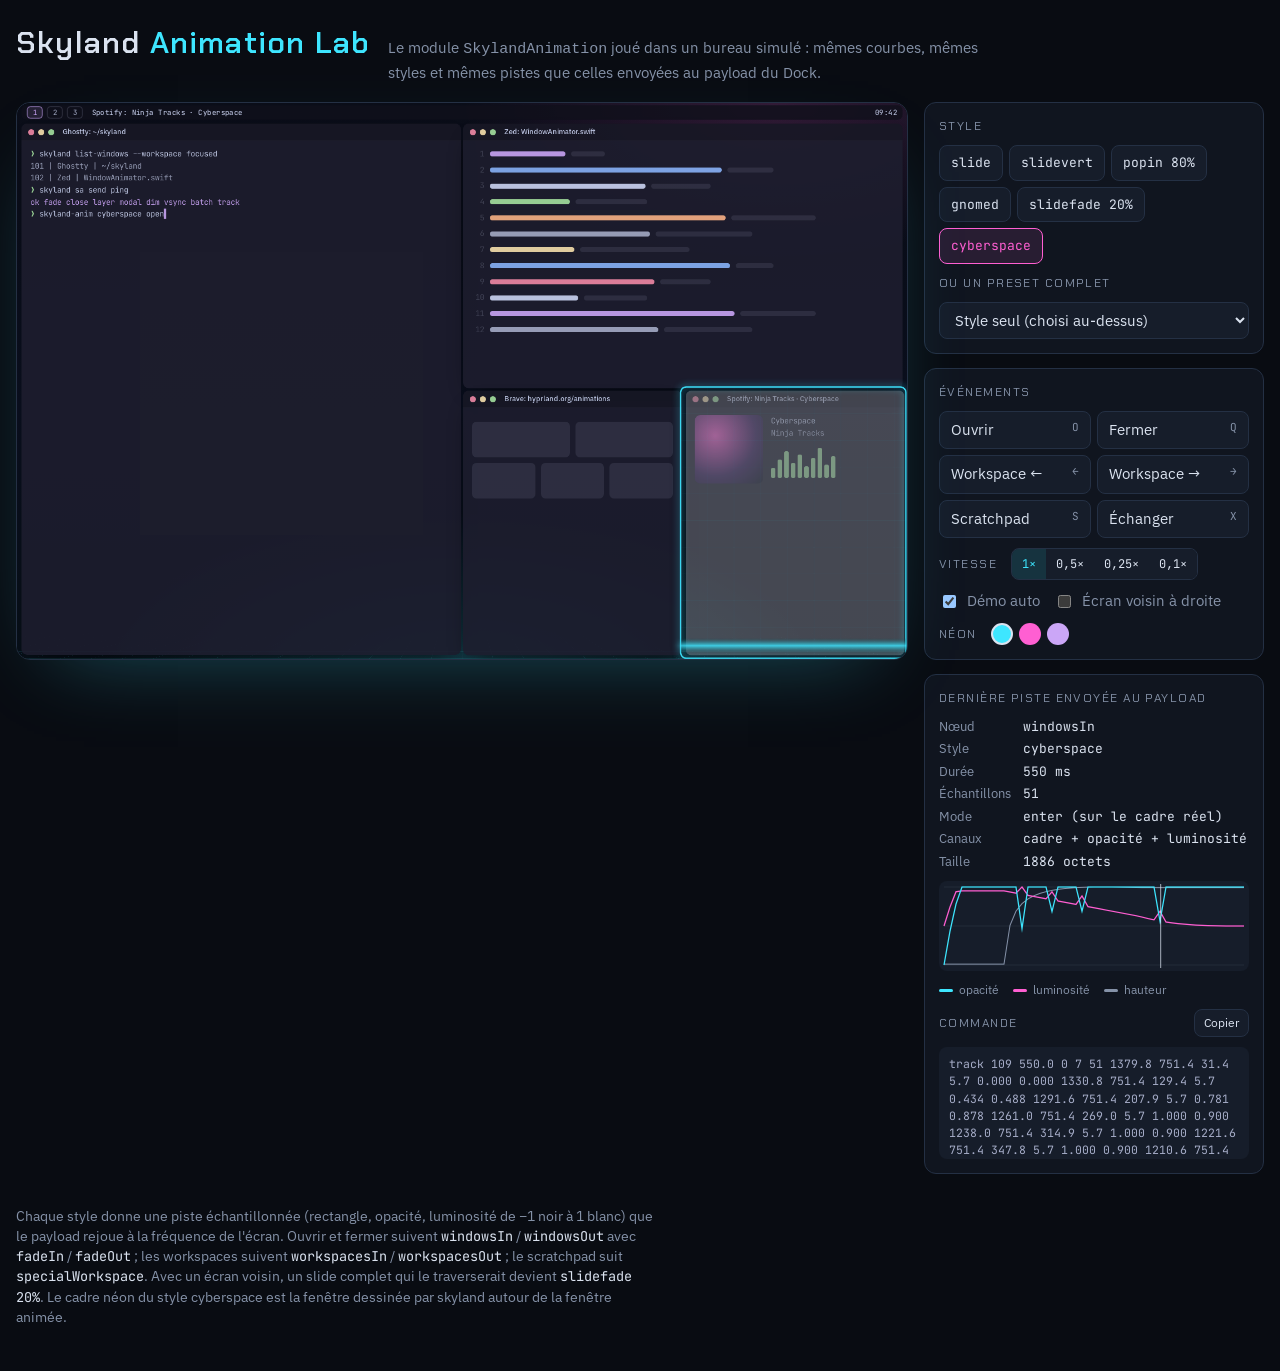
<file: tools/animation-lab/index.html>
<!doctype html>
<!-- skyland Animation Lab: a simulated skyland desktop playing the SkylandAnimation styles.
     The <core> part of the script is a JS port of Sources/SkylandAnimation (same numbers):
     keep the two in sync. Open this file in a browser. -->
<html lang="fr">
<head>
<meta charset="utf-8">
<meta name="viewport" content="width=device-width, initial-scale=1, viewport-fit=cover">
<style>body { margin: 0; } [hidden] { display: none !important; }</style>
<title>Skyland Animation Lab</title>
<meta name="claude:viewport-fit-sides" content="cover">
<link rel="preconnect" href="https://fonts.googleapis.com">
<link rel="preconnect" href="https://fonts.gstatic.com" crossorigin>
<link rel="stylesheet" href="https://fonts.googleapis.com/css2?family=Chakra+Petch:wght@500;600&family=IBM+Plex+Sans:wght@400;500;600&family=JetBrains+Mono:wght@400;500&display=swap">
<style>
/* Layout: a simulated skyland desktop (the subject) beside a compact control deck; stacks on phones.
   One deliberate dark world: a night desktop, the window colors of skyland's default theme (Catppuccin Mocha). */
:root {
  color-scheme: dark;
  --bg: #090c12;
  --panel: #10151f;
  --panel-2: #161d2a;
  --line: #243044;
  --fg: #dbe3f0;
  --muted: #8592a8;
  --neon: #3ee6ff;
  --hot: #ff5fd2;
  --ok: #7ee2a8;
  /* mock windows: Catppuccin Mocha */
  --win-base: #1e1e2e;
  --win-mantle: #181825;
  --win-surface: #313244;
  --win-overlay: #45475a;
  --win-text: #cdd6f4;
  --win-sub: #a6adc8;
  --win-mauve: #cba6f7;
  --win-blue: #89b4fa;
  --win-green: #a6e3a1;
  --win-peach: #fab387;
  --win-red: #f38ba8;
  --win-yellow: #f9e2af;
  --font-display: "Chakra Petch", "Eurostile", "Bank Gothic", system-ui, sans-serif;
  --font-body: "IBM Plex Sans", system-ui, -apple-system, "Segoe UI", sans-serif;
  --font-mono: "JetBrains Mono", ui-monospace, "SF Mono", Menlo, monospace;
}
html, body { background: var(--bg); color: var(--fg); }
body {
  font-family: var(--font-body);
  font-size: 15px;
  line-height: 1.5;
  padding-left: max(16px, env(safe-area-inset-left, 0px));
  padding-right: max(16px, env(safe-area-inset-right, 0px));
  padding-block: 20px 32px;
}
.wrap { max-width: 1320px; margin: 0 auto; display: grid; gap: 18px; }
header { display: flex; flex-wrap: wrap; align-items: baseline; gap: 6px 18px; }
h1 {
  font-family: var(--font-display);
  font-weight: 600;
  font-size: clamp(22px, 3vw, 30px);
  letter-spacing: 0.04em;
  margin: 0;
  text-wrap: balance;
}
h1 span { color: var(--neon); }
header p { margin: 0; color: var(--muted); max-width: 70ch; }
.layout { display: grid; grid-template-columns: minmax(0, 1fr) 340px; gap: 18px; align-items: start; }
@media (max-width: 980px) { .layout { grid-template-columns: minmax(0, 1fr); } }

/* the screen */
.screen {
  position: relative;
  width: 100%;
  max-width: 100%;
  aspect-ratio: 16 / 10;
  border-radius: 14px;
  overflow: hidden;
  border: 1px solid var(--line);
  background: #05070c;
  box-shadow: 0 30px 80px -40px rgba(62, 230, 255, 0.35);
}
.stage { position: absolute; left: 0; top: 0; width: 1600px; height: 1000px; transform-origin: 0 0; }
.wallpaper {
  position: absolute; inset: 0;
  background:
    radial-gradient(ellipse 60% 45% at 50% 105%, rgba(62, 230, 255, 0.22), transparent 70%),
    radial-gradient(ellipse 50% 40% at 85% 0%, rgba(255, 95, 210, 0.16), transparent 70%),
    linear-gradient(180deg, #0a0d18 0%, #0b1020 55%, #071019 100%);
}
.grid {
  position: absolute; left: -40%; right: -40%; bottom: -8%; height: 55%;
  background-image:
    linear-gradient(rgba(62, 230, 255, 0.28) 1px, transparent 1px),
    linear-gradient(90deg, rgba(62, 230, 255, 0.28) 1px, transparent 1px);
  background-size: 80px 60px;
  transform: perspective(500px) rotateX(62deg);
  transform-origin: 50% 100%;
  mask-image: linear-gradient(180deg, transparent, #000 60%);
  -webkit-mask-image: linear-gradient(180deg, transparent, #000 60%);
  opacity: 0.55;
}
.neighbour {
  position: absolute; top: 0; right: 0; bottom: 0; width: 10px;
  background: repeating-linear-gradient(180deg, rgba(255, 95, 210, 0.55) 0 14px, transparent 14px 28px);
}
.bar {
  position: absolute; left: 8px; right: 8px; top: 4px; height: 26px;
  display: flex; align-items: center; gap: 8px;
  padding: 0 10px;
  border-radius: 9px;
  background: rgba(17, 17, 27, 0.82);
  font-family: var(--font-mono); font-size: 13px; color: var(--win-sub);
  z-index: 3;
}
.bar .ws { width: 26px; height: 20px; display: grid; place-items: center; border-radius: 6px; border: 1px solid var(--win-overlay); }
.bar .ws.on { color: var(--win-mauve); border-color: var(--win-mauve); background: rgba(203, 166, 247, 0.12); }
.bar .title { margin-left: 8px; color: var(--win-text); white-space: nowrap; overflow: hidden; text-overflow: ellipsis; }
.bar .clock { margin-left: auto; color: var(--win-text); }

.win {
  position: absolute;
  transform-origin: 0 0;
  border-radius: 10px;
  overflow: hidden;
  background: var(--win-base);
  box-shadow: 0 18px 40px -18px rgba(0, 0, 0, 0.8);
  will-change: transform, opacity;
}
.win.focused { box-shadow: 0 0 0 2px var(--win-mauve), 0 18px 40px -18px rgba(0, 0, 0, 0.8); }
.win .tb {
  height: 30px; display: flex; align-items: center; gap: 7px; padding: 0 12px;
  background: var(--win-mantle);
  font-family: var(--font-body); font-size: 13px; color: var(--win-sub);
}
.win .dot { width: 11px; height: 11px; border-radius: 50%; background: var(--win-overlay); }
.win .dot:nth-child(1) { background: #f38ba8; } .win .dot:nth-child(2) { background: #f9e2af; } .win .dot:nth-child(3) { background: #a6e3a1; }
.win .tb b { margin-left: 8px; font-weight: 500; color: var(--win-text); white-space: nowrap; overflow: hidden; text-overflow: ellipsis; }
.win .body { position: absolute; inset: 30px 0 0 0; padding: 14px 16px; font-family: var(--font-mono); font-size: 14px; line-height: 1.55; color: var(--win-text); overflow: hidden; }
.win .glow { position: absolute; inset: 0; pointer-events: none; opacity: 0; }
.term .p { color: var(--win-green); } .term .c { color: var(--win-mauve); } .term .d { color: var(--win-sub); }
.code .ln { display: flex; gap: 10px; margin-bottom: 7px; align-items: center; }
.code .n { width: 22px; color: var(--win-overlay); text-align: right; }
.code i { display: inline-block; height: 9px; border-radius: 5px; }
.web .hero { height: 34%; border-radius: 8px; background: linear-gradient(135deg, #1f2a44, #3b2a54); margin-bottom: 12px; }
.web .row { display: flex; gap: 10px; margin-bottom: 10px; }
.web .card { flex: 1; height: 64px; border-radius: 8px; background: var(--win-surface); }
.music { display: flex; gap: 14px; align-items: flex-start; }
.music .art { width: 34%; aspect-ratio: 1; border-radius: 10px; background: radial-gradient(circle at 30% 30%, #ff5fd2, #3a1f5c 60%, #0b1020); flex: none; }
.music .bars { display: flex; align-items: flex-end; gap: 4px; height: 60px; margin-top: 10px; }
.music .bars span { width: 8px; border-radius: 3px; background: var(--win-green); }
.chat .msg { display: flex; gap: 10px; margin-bottom: 12px; }
.chat .av { width: 30px; height: 30px; border-radius: 50%; flex: none; }
.chat .tx { flex: 1; } .chat .tx i { display: block; height: 9px; border-radius: 5px; background: var(--win-surface); margin-top: 7px; }
canvas.fx { position: absolute; left: 0; top: 0; width: 1600px; height: 1000px; pointer-events: none; z-index: 2; }

/* control deck */
.deck { display: grid; gap: 14px; min-width: 0; }
.box { background: var(--panel); border: 1px solid var(--line); border-radius: 12px; padding: 14px; display: grid; gap: 10px; min-width: 0; }
.label { font-family: var(--font-display); font-size: 12px; letter-spacing: 0.12em; text-transform: uppercase; color: var(--muted); }
.chips { display: flex; flex-wrap: wrap; gap: 6px; }
button, select {
  font: inherit; color: var(--fg);
  background: var(--panel-2); border: 1px solid var(--line); border-radius: 8px;
  padding: 7px 11px; cursor: pointer;
}
button:hover { border-color: #3a4a66; }
button:focus-visible, select:focus-visible, input:focus-visible { outline: 2px solid var(--neon); outline-offset: 2px; }
.chip { font-family: var(--font-mono); font-size: 13px; }
.chip[aria-pressed="true"] { border-color: var(--neon); color: var(--neon); background: rgba(62, 230, 255, 0.08); }
.chip.cyber[aria-pressed="true"] { border-color: var(--hot); color: var(--hot); background: rgba(255, 95, 210, 0.1); }
.events { display: grid; grid-template-columns: 1fr 1fr; gap: 6px; }
.events button { text-align: left; }
.events kbd { float: right; font-family: var(--font-mono); font-size: 11px; color: var(--muted); }
.row2 { display: flex; flex-wrap: wrap; gap: 8px 14px; align-items: center; }
select { width: 100%; }
.seg { display: inline-flex; border: 1px solid var(--line); border-radius: 8px; overflow: hidden; }
.seg button { border: 0; border-radius: 0; padding: 6px 10px; font-family: var(--font-mono); font-size: 12px; }
.seg button[aria-pressed="true"] { background: rgba(62, 230, 255, 0.14); color: var(--neon); }
label.check { display: inline-flex; gap: 8px; align-items: center; color: var(--muted); cursor: pointer; }
.swatches { display: inline-flex; gap: 6px; }
.swatch { width: 22px; height: 22px; border-radius: 50%; padding: 0; border: 2px solid transparent; }
.swatch[aria-pressed="true"] { border-color: var(--fg); }
.hint { color: var(--muted); font-size: 13px; margin: 0; }
.track dl { margin: 0; display: grid; grid-template-columns: auto minmax(0, 1fr); gap: 3px 12px; font-size: 13px; }
.track dt { color: var(--muted); }
.track dd { margin: 0; font-family: var(--font-mono); font-variant-numeric: tabular-nums; overflow-wrap: anywhere; }
.chart { width: 100%; height: 90px; display: block; background: var(--panel-2); border-radius: 8px; }
.legend { display: flex; gap: 14px; font-size: 12px; color: var(--muted); }
.legend i { display: inline-block; width: 14px; height: 3px; border-radius: 2px; vertical-align: middle; margin-right: 6px; }
.cmd { font-family: var(--font-mono); font-size: 11.5px; color: var(--win-sub); background: var(--panel-2); border-radius: 8px; padding: 8px 10px; white-space: pre-wrap; overflow-wrap: anywhere; max-height: 96px; overflow: auto; margin: 0; }
.cmdrow { display: flex; justify-content: space-between; align-items: center; gap: 8px; }
.cmdrow button { padding: 4px 9px; font-size: 12px; }
.notes { color: var(--muted); font-size: 13.5px; max-width: 80ch; }
.notes code { font-family: var(--font-mono); color: var(--fg); }
@media (prefers-reduced-motion: reduce) { .screen { box-shadow: none; } }
</style>
</head>
<body>
<div class="wrap">
  <header>
    <h1>Skyland <span>Animation Lab</span></h1>
    <p>Le module <code>SkylandAnimation</code> joué dans un bureau simulé : mêmes courbes, mêmes styles et mêmes pistes que celles envoyées au payload du Dock.</p>
  </header>

  <div class="layout">
    <div class="screen" id="screen" aria-label="Bureau skyland simulé">
      <div class="stage" id="stage">
        <div class="wallpaper"><div class="grid"></div></div>
        <div class="neighbour" id="neighbour" hidden></div>
        <div class="bar" aria-hidden="true">
          <span class="ws on" data-ws="0">1</span><span class="ws" data-ws="1">2</span><span class="ws" data-ws="2">3</span>
          <span class="title" id="bar-title">Ghostty: ~/skyland</span>
          <span class="clock" id="clock">09:42</span>
        </div>
        <div id="windows"></div>
        <canvas class="fx" id="fx" width="1600" height="1000"></canvas>
      </div>
    </div>

    <div class="deck">
      <div class="box">
        <div class="label">Style</div>
        <div class="chips" id="styles" role="group" aria-label="Style d'animation">
          <button class="chip" id="style-slide" data-style="slide" aria-pressed="false">slide</button>
          <button class="chip" id="style-slidevert" data-style="slidevert" aria-pressed="false">slidevert</button>
          <button class="chip" id="style-popin" data-style="popin 80%" aria-pressed="false">popin 80%</button>
          <button class="chip" id="style-gnomed" data-style="gnomed" aria-pressed="false">gnomed</button>
          <button class="chip" id="style-slidefade" data-style="slidefade 20%" aria-pressed="false">slidefade 20%</button>
          <button class="chip cyber" id="style-cyberspace" data-style="cyberspace" aria-pressed="true">cyberspace</button>
        </div>
        <label class="label" for="preset">Ou un preset complet</label>
        <select id="preset">
          <option value="">Style seul (choisi au-dessus)</option>
          <option value="hyprland">hyprland : config par défaut de Hyprland</option>
          <option value="slide">slide : tout glisse</option>
          <option value="gnome">gnome : gnomed + slidefade 20%</option>
          <option value="vertical">vertical : le look actuel de skyland</option>
          <option value="cyberspace">cyberspace : rez / derez</option>
        </select>
      </div>

      <div class="box">
        <div class="label">Événements</div>
        <div class="events">
          <button id="ev-open">Ouvrir <kbd>O</kbd></button>
          <button id="ev-close">Fermer <kbd>Q</kbd></button>
          <button id="ev-prev">Workspace ← <kbd>←</kbd></button>
          <button id="ev-next">Workspace → <kbd>→</kbd></button>
          <button id="ev-scratch">Scratchpad <kbd>S</kbd></button>
          <button id="ev-swap">Échanger <kbd>X</kbd></button>
        </div>
        <div class="row2">
          <span class="label">Vitesse</span>
          <span class="seg" role="group" aria-label="Vitesse">
            <button id="speed-1" data-speed="1" aria-pressed="true">1×</button>
            <button id="speed-05" data-speed="0.5" aria-pressed="false">0,5×</button>
            <button id="speed-025" data-speed="0.25" aria-pressed="false">0,25×</button>
            <button id="speed-01" data-speed="0.1" aria-pressed="false">0,1×</button>
          </span>
        </div>
        <div class="row2">
          <label class="check"><input type="checkbox" id="autoplay" checked> Démo auto</label>
          <label class="check"><input type="checkbox" id="neighbour-toggle"> Écran voisin à droite</label>
        </div>
        <div class="row2">
          <span class="label">Néon</span>
          <span class="swatches" role="group" aria-label="Couleur du néon cyberspace">
            <button class="swatch" id="neon-cyan" data-color="#3ee6ff" style="background:#3ee6ff" aria-pressed="true" aria-label="cyan"></button>
            <button class="swatch" id="neon-pink" data-color="#ff5fd2" style="background:#ff5fd2" aria-pressed="false" aria-label="magenta"></button>
            <button class="swatch" id="neon-mauve" data-color="#cba6f7" style="background:#cba6f7" aria-pressed="false" aria-label="mauve"></button>
          </span>
        </div>
      </div>

      <div class="box track">
        <div class="label">Dernière piste envoyée au payload</div>
        <dl id="track-info"></dl>
        <canvas class="chart" id="chart" width="620" height="180" aria-label="Opacité et luminosité au fil de la piste"></canvas>
        <div class="legend"><span><i style="background:var(--neon)"></i>opacité</span><span><i style="background:var(--hot)"></i>luminosité</span><span><i style="background:var(--muted)"></i>hauteur</span></div>
        <div class="cmdrow"><span class="label">Commande</span><button id="copy">Copier</button></div>
        <pre class="cmd" id="cmd"></pre>
      </div>
    </div>
  </div>

  <p class="notes">Chaque style donne une piste échantillonnée (rectangle, opacité, luminosité de −1 noir à 1 blanc) que le payload rejoue à la fréquence de l'écran. Ouvrir et fermer suivent <code>windowsIn</code> / <code>windowsOut</code> avec <code>fadeIn</code> / <code>fadeOut</code> ; les workspaces suivent <code>workspacesIn</code> / <code>workspacesOut</code> ; le scratchpad suit <code>specialWorkspace</code>. Avec un écran voisin, un slide complet qui le traverserait devient <code>slidefade 20%</code>. Le cadre néon du style cyberspace est la fenêtre dessinée par skyland autour de la fenêtre animée.</p>
</div>

<script>
"use strict";
// <core> Port of Sources/SkylandAnimation (Swift): same curves, styles, glitches and tracks.
const mix = (a, b, t) => a * (1 - t) + b * t;
const clamp = (v, lo, hi) => Math.min(hi, Math.max(lo, v));
const R = (x, y, w, h) => ({ x, y, w, h });
const midX = (r) => r.x + r.w / 2, midY = (r) => r.y + r.h / 2, maxX = (r) => r.x + r.w, maxY = (r) => r.y + r.h;
const rectEq = (a, b) => a.x === b.x && a.y === b.y && a.w === b.w && a.h === b.h;
const lerpRect = (a, b, t) => R(mix(a.x, b.x, t), mix(a.y, b.y, t), mix(a.w, b.w, t), mix(a.h, b.h, t));
const scaled = (r, fx, fy) => { const w = r.w * fx, h = r.h * fy; return R(midX(r) - w / 2, midY(r) - h / 2, w, h); };
const atLeast = (r, m) => {
  if (r.w >= m && r.h >= m) return r;
  const w = Math.max(m, r.w), h = Math.max(m, r.h);
  return R(midX(r) - w / 2, midY(r) - h / 2, w, h);
};
const offset = (r, dx, dy) => R(r.x + dx, r.y + dy, r.w, r.h);

function bezierEase(c, x) {
  const axis = (t, a, b) => ((1 - 3 * b + 3 * a) * t + (3 * b - 6 * a)) * t * t + 3 * a * t;
  const slope = (t, a, b) => 3 * (1 - 3 * b + 3 * a) * t * t + 2 * (3 * b - 6 * a) * t + 3 * a;
  if (x <= 0) return 0;
  if (x >= 1) return 1;
  let t = x;
  for (let i = 0; i < 8; i++) {
    const err = axis(t, c.x1, c.x2) - x, s = slope(t, c.x1, c.x2);
    if (Math.abs(err) < 1e-7 || Math.abs(s) < 1e-7) break;
    t -= err / s;
  }
  if (t < 0 || t > 1 || Math.abs(axis(t, c.x1, c.x2) - x) > 1e-5) {
    let lo = 0, hi = 1;
    t = x;
    for (let i = 0; i < 40; i++) {
      if (axis(t, c.x1, c.x2) < x) lo = t; else hi = t;
      t = (lo + hi) / 2;
    }
  }
  return axis(t, c.y1, c.y2);
}
const curve = (x1, y1, x2, y2) => ({ x1, y1, x2, y2 });
const LINEAR = curve(0, 0, 1, 1), HYPR_DEFAULT = curve(0, 0.75, 0.15, 1);

const PARENT = {
  global: null, windows: "global", layers: "global", fade: "global", border: "global", borderangle: "global",
  workspaces: "global", zoomFactor: "global", monitorAdded: "global",
  windowsIn: "windows", windowsOut: "windows", windowsMove: "windows", layersIn: "layers", layersOut: "layers",
  fadeIn: "fade", fadeOut: "fade", fadeSwitch: "fade", fadeShadow: "fade", fadeDim: "fade", fadeLayers: "fade",
  fadePopups: "fade", fadeDpms: "fade", fadeLayersIn: "fadeLayers", fadeLayersOut: "fadeLayers",
  fadePopupsIn: "fadePopups", fadePopupsOut: "fadePopups",
  workspacesIn: "workspaces", workspacesOut: "workspaces", specialWorkspace: "workspaces",
  specialWorkspaceIn: "specialWorkspace", specialWorkspaceOut: "specialWorkspace",
};
const STYLED = new Set(["windows", "windowsIn", "windowsOut", "windowsMove", "layers", "layersIn", "layersOut",
  "workspaces", "workspacesIn", "workspacesOut", "specialWorkspace", "specialWorkspaceIn", "specialWorkspaceOut"]);

function parseStyle(text) {
  const words = text.split(/[ \t]+/).filter(Boolean);
  if (!words.length) return null;
  const [name, ...rest] = words;
  const pct = (dflt) => {
    if (!rest.length) return dflt;
    if (rest.length !== 1 || !rest[0].endsWith("%")) return null;
    const n = Number(rest[0].slice(0, -1));
    return rest[0].length > 1 && Number.isFinite(n) && n >= 0 && n <= 100 ? n : null;
  };
  switch (name) {
    case "slide":
      if (!rest.length) return { kind: "slide", edge: null };
      return rest.length === 1 && ["top", "bottom", "left", "right"].includes(rest[0]) ? { kind: "slide", edge: rest[0] } : null;
    case "popin": { const p = pct(80); return p === null ? null : { kind: "popin", percent: p }; }
    case "slidefade": { const p = pct(20); return p === null ? null : { kind: "slidefade", percent: p, vertical: false }; }
    case "slidefadevert": { const p = pct(20); return p === null ? null : { kind: "slidefade", percent: p, vertical: true }; }
    case "slidevert": case "gnomed": case "fade": case "cyberspace": case "once": case "loop":
      return rest.length ? null : { kind: name };
    default: return null;
  }
}
function styleName(s) {
  if (!s) return "(défaut)";
  switch (s.kind) {
    case "slide": return s.edge ? "slide " + s.edge : "slide";
    case "popin": return "popin " + s.percent + "%";
    case "slidefade": return (s.vertical ? "slidefadevert " : "slidefade ") + s.percent + "%";
    default: return s.kind;
  }
}

function parseSettings(bezierLines, animationLines) {
  const settings = { enabled: true, curves: { default: HYPR_DEFAULT, linear: LINEAR }, entries: {} };
  const diagnostics = [];
  const fields = (line) => line.split("#")[0].split(",").map((f) => f.trim());
  for (const line of bezierLines) {
    const f = fields(line);
    const v = f.slice(1).map(Number);
    if (f.length !== 5 || !f[0] || v.some((n) => !Number.isFinite(n)) || v[0] < 0 || v[0] > 1 || v[2] < 0 || v[2] > 1) {
      diagnostics.push("bezier: " + line);
      continue;
    }
    settings.curves[f[0]] = curve(v[0], v[1], v[2], v[3]);
  }
  for (const line of animationLines) {
    const f = fields(line);
    const node = f[0];
    if (!(node in PARENT) || f.length < 2 || !["0", "1"].includes(f[1])) { diagnostics.push("animation: " + line); continue; }
    const entry = { enabled: f[1] === "1", speed: 8, curve: "default", style: null };
    if (!(f.length === 2 && !entry.enabled)) {
      const speed = Number(f[2]);
      if ((f.length !== 4 && f.length !== 5) || !(speed > 0) || !settings.curves[f[3]]) { diagnostics.push("animation: " + line); continue; }
      entry.speed = speed;
      entry.curve = f[3];
      if (f.length === 5 && f[4]) {
        const style = parseStyle(f[4]);
        const ok = style && (node === "borderangle" ? ["once", "loop"].includes(style.kind) : STYLED.has(node) && !["once", "loop"].includes(style.kind));
        if (!ok) { diagnostics.push("animation: " + line); continue; }
        entry.style = style;
      }
    }
    settings.entries[node] = entry;
  }
  return { settings, diagnostics };
}
function resolve(settings, node) {
  for (let n = node; n; n = PARENT[n]) {
    const e = settings.entries[n];
    if (e) return { enabled: settings.enabled && e.enabled, durationMs: e.speed * 100, curve: settings.curves[e.curve] || HYPR_DEFAULT, style: e.style };
  }
  return { enabled: settings.enabled, durationMs: 800, curve: HYPR_DEFAULT, style: null };
}

const NODE = { open: "windowsIn", close: "windowsOut", move: "windowsMove", workspaceIn: "workspacesIn", workspaceOut: "workspacesOut", specialIn: "specialWorkspaceIn", specialOut: "specialWorkspaceOut" };
const isLeaving = (e) => e.type === "close" || e.type === "workspaceOut" || e.type === "specialOut";
const isSwitch = (e) => ["workspaceIn", "workspaceOut", "specialIn", "specialOut"].includes(e.type);
const modeOf = (e) => (e.type === "close" ? 2 : e.type === "workspaceOut" || e.type === "specialOut" ? 1 : 0);
const sampleCount = (ms, rate) => Math.min(240, Math.max(2, Math.ceil(ms / 1000 * rate) + 1));
const defaultStyle = (e) => (["open", "close", "move"].includes(e.type) ? { kind: "popin", percent: 80 }
  : e.type === "workspaceIn" || e.type === "workspaceOut" ? { kind: "slide", edge: null } : { kind: "slidevert" });
const towardSign = (e, c) => (e.type === "workspaceOut" || e.type === "close" ? -c.direction : c.direction);
function crossedEdge(e, vertical, c) {
  const toward = towardSign(e, c);
  return vertical ? (toward > 0 ? "bottom" : "top") : (toward > 0 ? "right" : "left");
}
function effectiveStyle(e, style, c) {
  const chosen = style || defaultStyle(e);
  if (!isSwitch(e)) return chosen;
  let vertical, percent;
  if (chosen.kind === "slide" && !chosen.edge) { vertical = false; percent = 100; }
  else if (chosen.kind === "slidevert") { vertical = true; percent = 100; }
  else if (chosen.kind === "slidefade") { vertical = chosen.vertical; percent = chosen.percent; }
  else return chosen;
  if (!(percent > 20) || !c.neighbourEdges.has(crossedEdge(e, vertical, c))) return chosen;
  return { kind: "slidefade", percent: 20, vertical };
}
function closestEdge(r, m, avoid, edges) {
  const d = (edge) => edge === "left" ? midX(r) - m.x : edge === "right" ? maxX(m) - midX(r) : edge === "top" ? midY(r) - m.y : maxY(m) - midY(r);
  const sorted = edges.map((edge, i) => ({ edge, i })).sort((a, b) => d(a.edge) === d(b.edge) ? a.i - b.i : d(a.edge) - d(b.edge)).map((x) => x.edge);
  return sorted.find((edge) => !avoid.has(edge)) || sorted[0];
}
function beyond(edge, r, m) {
  switch (edge) {
    case "left": return R(m.x - r.w, r.y, r.w, r.h);
    case "right": return R(maxX(m), r.y, r.w, r.h);
    case "top": return R(r.x, m.y - r.h, r.w, r.h);
    default: return R(r.x, maxY(m), r.w, r.h);
  }
}
function outsideRect(style, e, c) {
  const r = c.rect, m = c.monitor, toward = towardSign(e, c);
  switch (style.kind) {
    case "popin": return [atLeast(scaled(r, style.percent / 100, style.percent / 100), 1), false];
    case "gnomed": return [R(r.x, midY(r) - 0.5, r.w, 1), false];
    case "fade": case "cyberspace": case "once": case "loop": return [r, false];
    case "slidefade": {
      const dist = toward * style.percent / 100 * (style.vertical ? m.h : m.w);
      return [style.vertical ? offset(r, 0, dist) : offset(r, dist, 0), false];
    }
    case "slidevert":
      if (isSwitch(e)) return [offset(r, 0, toward * m.h), false];
      { const edge = closestEdge(r, m, c.neighbourEdges, ["top", "bottom"]); return [beyond(edge, r, m), c.neighbourEdges.has(edge)]; }
    case "slide":
      if (!style.edge && isSwitch(e)) return [offset(r, toward * m.w, 0), false];
      { const edge = style.edge || closestEdge(r, m, c.neighbourEdges, ["top", "bottom", "left", "right"]); return [beyond(edge, r, m), c.neighbourEdges.has(edge)]; }
  }
  return [r, false];
}
const fadesItself = (s) => s.kind === "fade" || s.kind === "slidefade";
const timing = (spec) => ({ ms: Math.max(1, spec.durationMs), curve: spec.curve });

function sampled(windowId, mode, channels, motion, fade, rate, state) {
  const duration = Math.max(motion ? motion.ms : 0, fade ? fade.ms : 0, 1);
  const count = sampleCount(duration, rate);
  const samples = [];
  for (let i = 0; i < count; i++) {
    const t = duration * i / (count - 1);
    samples.push(state(motion ? bezierEase(motion.curve, t / motion.ms) : 1, fade ? bezierEase(fade.curve, t / fade.ms) : 1));
  }
  return { windowId, durationMs: duration, mode, channels, samples };
}

function track(settings, e, c, rate = 60) {
  if (!settings.enabled || c.rect.w < 1 || c.rect.h < 1) return null;
  const motion = resolve(settings, NODE[e.type]);
  if (e.type === "move") {
    if (!motion.enabled || rectEq(e.from, c.rect)) return null;
    return Object.assign(sampled(c.windowId, 0, 1, timing(motion), null, rate, (g) => ({ rect: atLeast(lerpRect(e.from, c.rect, g), 1), alpha: c.opacity, brightness: c.brightness })), { style: null });
  }
  const style = effectiveStyle(e, motion.style, c);
  if (motion.enabled && style.kind === "cyberspace") return Object.assign(cyberspaceTrack(e, c, motion, rate), { style });
  const [outside, slideFades] = outsideRect(style, e, c);
  const motionTiming = motion.enabled && !rectEq(outside, c.rect) ? timing(motion) : null;
  const fadeNode = e.type === "open" ? "fadeIn" : e.type === "close" ? "fadeOut" : null;
  let fadeTiming = null;
  if (motion.enabled && (fadesItself(style) || slideFades)) fadeTiming = timing(motion);
  else if (fadeNode && resolve(settings, fadeNode).enabled) fadeTiming = timing(resolve(settings, fadeNode));
  const channels = (motionTiming ? 1 : 0) | (fadeTiming ? 2 : 0);
  if (!channels) return null;
  const leaving = isLeaving(e);
  const [fromRect, toRect] = leaving ? [c.rect, outside] : [outside, c.rect];
  const [fromAlpha, toAlpha] = leaving ? [c.opacity, 0] : [0, c.opacity];
  return Object.assign(sampled(c.windowId, modeOf(e), channels, motionTiming, fadeTiming, rate, (g, a) => ({
    rect: atLeast(lerpRect(fromRect, toRect, g), 1), alpha: clamp(mix(fromAlpha, toAlpha, a), 0, 1), brightness: c.brightness,
  })), { style });
}

// cyberspace
const MASK = (1n << 64n) - 1n;
class SplitMix64 {
  constructor(seed) { this.state = seed & MASK; }
  next() {
    this.state = (this.state + 0x9E3779B97F4A7C15n) & MASK;
    let z = this.state;
    z = ((z ^ (z >> 30n)) * 0xBF58476D1CE4E5B9n) & MASK;
    z = ((z ^ (z >> 27n)) * 0x94D049BB133111EBn) & MASK;
    return z ^ (z >> 31n);
  }
  unit() { return Number(this.next() >> 11n) / 9007199254740992; }
  range(lo, hi) { return lo + (hi - lo) * this.unit(); }
  sign() { return (this.next() & 1n) === 0n ? -1 : 1; }
}
const SALT = { open: 1, close: 2, move: 3, workspaceIn: 4, workspaceOut: 5, specialIn: 6, specialOut: 7 };
const cyberLine = (r) => Math.max(2, Math.min(6, r.h * 0.012));
const easeOut = (x) => 1 - Math.pow(1 - clamp(x, 0, 1), 3);
function glitches(count, lo, hi, strength, last, rng) {
  const low = Math.max(1, Math.ceil(lo * last)), high = Math.min(last - 1, Math.floor(hi * last));
  const result = new Map();
  if (low > high) return result;
  for (let i = 0; i < count; i++) {
    const index = low + Number(rng.next() % BigInt(high - low + 1));
    const dx = rng.sign() * rng.range(0.4, 1) * strength;
    const alpha = rng.range(0.45, 0.7);
    const flash = rng.range(0.15, 0.35);
    result.set(index, { dx, alpha, flash });
  }
  return result;
}
function cyberspaceTrack(e, c, motion, rate) {
  const duration = Math.max(1, motion.durationMs);
  const count = sampleCount(duration, Math.max(rate, 90));
  const rng = new SplitMix64(((BigInt(c.windowId) * 0x9E3779B97F4A7C15n) & MASK) ^ BigInt(SALT[e.type]));
  const samples = isLeaving(e) ? derez(e, c, motion.curve, count, rng) : rez(e, c, motion.curve, count, rng);
  return { windowId: c.windowId, durationMs: duration, mode: modeOf(e), channels: 7, samples };
}
function rez(e, c, curv, count, rng) {
  const target = c.rect, width = target.w, height = target.h, line = cyberLine(target);
  const wait = e.type === "workspaceIn" ? 0.15 : 0;
  const streak = isSwitch(e) ? towardSign(e, c) * 0.06 * c.monitor.w : 0;
  const last = count - 1;
  const at = (v) => wait + v * (1 - wait);
  const g = glitches(3, at(0.22), at(0.62), 0.05, last, rng);
  for (const [k, v] of glitches(2, at(0.68), 0.95, 0.015, last, rng)) if (!g.has(k)) g.set(k, v);
  const samples = [];
  for (let index = 0; index <= last; index++) {
    const u = index / last, v = clamp((u - wait) / (1 - wait), 0, 1);
    let w, h, alpha, brightness;
    if (u < wait) { w = 0.08 * width; h = line; alpha = 0; brightness = 0.9; }
    else if (v < 0.2) {
      const a = easeOut(v / 0.2);
      w = mix(0.08, 1, a) * width; h = line;
      alpha = c.opacity * Math.min(1, a * 1.6);
      brightness = mix(c.brightness, 0.9, Math.min(1, a * 2));
    } else if (v < 0.65) {
      const k = (v - 0.2) / 0.45;
      w = width; h = mix(line, height, bezierEase(curv, k));
      alpha = c.opacity; brightness = mix(0.9, 0.25, k);
    } else {
      w = width; h = height; alpha = c.opacity;
      brightness = mix(0.25, c.brightness, easeOut((v - 0.65) / 0.35));
    }
    let dx = streak * (1 - v) * (1 - v);
    const gl = g.get(index);
    if (gl) { dx += gl.dx * width; alpha *= gl.alpha; brightness += gl.flash; }
    samples.push({ rect: atLeast(R(midX(target) - w / 2 + dx, midY(target) - h / 2, w, h), 1), alpha: clamp(alpha, 0, 1), brightness: clamp(brightness, -1, 1) });
  }
  samples[last] = { rect: target, alpha: c.opacity, brightness: c.brightness };
  return samples;
}
function derez(e, c, curv, count, rng) {
  const start = c.rect, width = start.w, height = start.h, line = cyberLine(start);
  const drift = isSwitch(e) ? towardSign(e, c) * 0.06 * c.monitor.w : 0;
  const last = count - 1;
  const g = glitches(3, 0.03, 0.25, 0.06, last, rng);
  const samples = [];
  for (let index = 0; index <= last; index++) {
    const u = index / last;
    let w, h, alpha, brightness;
    if (u < 0.25) { w = width; h = height; alpha = c.opacity; brightness = mix(c.brightness, 0.5, u / 0.25); }
    else if (u < 0.65) {
      const k = (u - 0.25) / 0.4;
      w = width; h = mix(height, line, bezierEase(curv, k)); alpha = c.opacity; brightness = mix(0.5, 0.9, k);
    } else {
      const k = (u - 0.65) / 0.35;
      w = mix(width, 2, k * k); h = line; alpha = c.opacity * Math.pow(1 - k, 1.5); brightness = 0.9;
    }
    let dx = drift * u * u;
    const gl = g.get(index);
    if (gl) { dx += gl.dx * width; alpha *= gl.alpha; brightness += gl.flash; }
    samples.push({ rect: atLeast(R(midX(start) - w / 2 + dx, midY(start) - h / 2, w, h), 1), alpha: clamp(alpha, 0, 1), brightness: clamp(brightness, -1, 1) });
  }
  samples[last] = { rect: R(midX(start) - 1 + drift, midY(start) - line / 2, 2, line), alpha: 0, brightness: c.brightness };
  return samples;
}

// the payload: linear between samples, mode 0 mapped onto the real frame through the last rect
function playback(tr, elapsed, real) {
  const x = elapsed / tr.durationMs, last = tr.samples.length - 1;
  const pos = (x >= 1 ? 1 : x < 0 ? 0 : x) * last;
  const i = pos >= last ? last - 1 : Math.floor(pos), f = pos - i;
  const s = tr.samples[i], n = tr.samples[i + 1];
  let v = lerpRect(s.rect, n.rect, f);
  if (tr.mode === 0) {
    const end = tr.samples[last].rect, sx = real.w / end.w, sy = real.h / end.h;
    v = R(real.x + (v.x - end.x) * sx, real.y + (v.y - end.y) * sy, v.w * sx, v.h * sy);
  }
  const done = x >= 1;
  return {
    rect: tr.channels & 1 ? (done && tr.mode !== 2 ? real : v) : null,
    alpha: tr.channels & 2 ? clamp(mix(s.alpha, n.alpha, f), 0, 1) : null,
    brightness: tr.channels & 4 ? clamp(mix(s.brightness, n.brightness, f), -1, 1) : null,
    done,
  };
}
function payloadCommand(tr) {
  const num = (v, d) => { const t = v.toFixed(d); return Number(t) === 0 ? (0).toFixed(d) : t; };
  const parts = ["track", tr.windowId, num(tr.durationMs, 1), tr.mode, tr.channels, tr.samples.length];
  for (const s of tr.samples) parts.push(num(s.rect.x, 1), num(s.rect.y, 1), num(s.rect.w, 1), num(s.rect.h, 1), num(clamp(s.alpha, 0, 1), 3), num(clamp(s.brightness, -1, 1), 3));
  return parts.join(" ");
}

const PRESETS = {
  hyprland: [["easeOutQuint, 0.23, 1, 0.32, 1", "easeInOutCubic, 0.65, 0.05, 0.36, 1", "linear, 0, 0, 1, 1", "almostLinear, 0.5, 0.5, 0.75, 1.0", "quick, 0.15, 0, 0.1, 1"],
    ["global, 1, 10, default", "border, 1, 5.39, easeOutQuint", "windows, 1, 4.79, easeOutQuint", "windowsIn, 1, 4.1, easeOutQuint, popin 87%", "windowsOut, 1, 1.49, linear, popin 87%",
      "fadeIn, 1, 1.73, almostLinear", "fadeOut, 1, 1.46, almostLinear", "fade, 1, 3.03, quick", "layers, 1, 3.81, easeOutQuint", "layersIn, 1, 4, easeOutQuint, fade",
      "layersOut, 1, 1.5, linear, fade", "fadeLayersIn, 1, 1.79, almostLinear", "fadeLayersOut, 1, 1.39, almostLinear", "workspaces, 1, 1.94, almostLinear, fade",
      "workspacesIn, 1, 1.21, almostLinear, fade", "workspacesOut, 1, 1.94, almostLinear, fade"]],
  slide: [["overshot, 0.05, 0.9, 0.1, 1.05"], ["windows, 1, 5, overshot, slide", "windowsMove, 1, 4, overshot", "fade, 1, 4, default", "workspaces, 1, 5, overshot, slide", "specialWorkspace, 1, 4, overshot, slidevert"]],
  gnome: [["ease, 0.25, 0.1, 0.25, 1"], ["windows, 1, 4, ease, gnomed", "windowsMove, 1, 4, ease", "fade, 1, 3, ease", "workspaces, 1, 4, ease, slidefade 20%", "specialWorkspace, 1, 4, ease, slidefadevert 20%"]],
  vertical: [["easeOut, 0.05, 0.9, 0.1, 1.0"], ["windows, 1, 5, easeOut, popin 80%", "fade, 1, 4, default", "workspaces, 1, 6, default, slidefadevert 100%", "specialWorkspace, 1, 5, easeOut, slidevert"]],
  cyberspace: [["neon, 0.1, 0.9, 0.2, 1.08"], ["windows, 1, 5.5, neon, cyberspace", "windowsOut, 1, 4.5, neon, cyberspace", "windowsMove, 1, 3.5, neon", "fade, 1, 3, default",
    "workspaces, 1, 6.5, neon, cyberspace", "specialWorkspace, 1, 5, neon, cyberspace", "borderangle, 1, 30, linear, loop"]],
};
// one style for every event (what `skyland-anim <style>` does)
function styleSettings(style) {
  return parseSettings(["overshot, 0.05, 0.9, 0.1, 1.05"], [
    `windows, 1, ${style === "cyberspace" ? 5.5 : 5}, overshot, ${style}`, "windowsMove, 1, 4, overshot", "fade, 1, 3.5, default",
    `workspaces, 1, ${style === "cyberspace" ? 6.5 : 6}, default, ${style}`, `specialWorkspace, 1, 5, overshot, ${style}`,
  ]).settings;
}
// </core>

// ---- the simulated desktop ----
const MONITOR = R(0, 0, 1600, 1000);
const BAR = 32, GAP_OUT = 8, GAP_TOP = 5, GAP_IN = 4;
const VISIBLE = R(GAP_OUT, BAR + GAP_TOP, 1600 - 2 * GAP_OUT, 1000 - BAR - GAP_TOP - GAP_OUT);
const ACTIVE_OPACITY = 1, INACTIVE_OPACITY = 0.9;
const APPS = [
  { app: "Ghostty", title: "~/skyland", kind: "term" },
  { app: "Zed", title: "WindowAnimator.swift", kind: "code" },
  { app: "Brave", title: "hyprland.org/animations", kind: "web" },
  { app: "Spotify", title: "Ninja Tracks · Cyberspace", kind: "music" },
  { app: "Discord", title: "#skyland", kind: "chat" },
  { app: "Ghostty", title: "htop", kind: "term" },
  { app: "Obsidian", title: "SkyLight private API recon", kind: "code" },
  { app: "Mail", title: "Inbox", kind: "chat" },
];
let nextId = 101, appCursor = 0;
const state = {
  ws: 0,
  workspaces: [[], [], []],
  focus: null,
  scratch: null,
  scratchShown: false,
  settings: null,
  styleLabel: "cyberspace",
  speed: 1,
  neon: "#3ee6ff",
  neighbour: false,
  clock: 0,
};
const windowsEl = document.getElementById("windows");
const fx = document.getElementById("fx").getContext("2d");
const wins = new Map(); // id -> { id, app, title, kind, el, rect, visible, track, trackStart, onDone, ws }
const overlays = [];

function contentHTML(kind) {
  switch (kind) {
    case "term":
      return `<div class="term"><div><span class="p">❯</span> skyland list-windows --workspace focused</div><div class="d">101 | Ghostty | ~/skyland</div><div class="d">102 | Zed | WindowAnimator.swift</div><div><span class="p">❯</span> skyland sa send ping</div><div class="c">ok fade close layer modal dim vsync batch track</div><div><span class="p">❯</span> skyland-anim cyberspace open<span class="c">▌</span></div></div>`;
    case "code": {
      const colors = ["--win-mauve", "--win-blue", "--win-text", "--win-green", "--win-peach", "--win-sub", "--win-yellow", "--win-blue", "--win-red", "--win-text", "--win-mauve", "--win-sub"];
      return `<div class="code">${colors.map((c, i) => `<div class="ln"><span class="n">${i + 1}</span><i style="width:${18 + ((i * 37) % 55)}%;background:var(${c})"></i><i style="width:${8 + ((i * 23) % 20)}%;background:var(--win-surface)"></i></div>`).join("")}</div>`;
    }
    case "web":
      return `<div class="web"><div class="hero"></div><div class="row"><div class="card"></div><div class="card"></div></div><div class="row"><div class="card"></div><div class="card"></div><div class="card"></div></div></div>`;
    case "music":
      return `<div class="music"><div class="art"></div><div><div style="color:var(--win-text)">Cyberspace</div><div style="color:var(--win-sub)">Ninja Tracks</div><div class="bars">${[30, 55, 80, 45, 70, 35, 60, 90, 40, 65].map((h) => `<span style="height:${h}%"></span>`).join("")}</div></div></div>`;
    default:
      return `<div class="chat">${["--win-mauve", "--win-blue", "--win-peach", "--win-green"].map((c, i) => `<div class="msg"><span class="av" style="background:var(${c})"></span><span class="tx"><i style="width:${40 + i * 12}%"></i><i style="width:${70 - i * 9}%"></i></span></div>`).join("")}</div>`;
  }
}
function makeWindow(ws, preset) {
  const spec = preset || APPS[appCursor++ % APPS.length];
  const id = nextId++;
  const el = document.createElement("div");
  el.className = "win";
  el.innerHTML = `<div class="tb"><span class="dot"></span><span class="dot"></span><span class="dot"></span><b>${spec.app}: ${spec.title}</b></div><div class="body">${contentHTML(spec.kind)}</div><div class="glow"></div>`;
  el.hidden = true;
  windowsEl.appendChild(el);
  const w = { id, ...spec, el, glow: el.querySelector(".glow"), rect: R(0, 0, 100, 100), visible: false, track: null, ws };
  wins.set(id, w);
  return w;
}
// dwindle: each new split halves the previous window along its longest side
function dwindle(count, area) {
  const rects = [];
  let rest = area;
  for (let i = 0; i < count; i++) {
    if (i === count - 1) { rects.push(rest); break; }
    if (rest.w >= rest.h) {
      const w = (rest.w - GAP_IN) / 2;
      rects.push(R(rest.x, rest.y, w, rest.h));
      rest = R(rest.x + w + GAP_IN, rest.y, rest.w - w - GAP_IN, rest.h);
    } else {
      const h = (rest.h - GAP_IN) / 2;
      rects.push(R(rest.x, rest.y, rest.w, h));
      rest = R(rest.x, rest.y + h + GAP_IN, rest.w, rest.h - h - GAP_IN);
    }
  }
  return rects;
}
const scratchRect = () => R(1600 * 0.15, BAR + 1000 * 0.12, 1600 * 0.7, 1000 * 0.68);
function context(w, rect, direction = 1) {
  return {
    windowId: w.id, rect, monitor: MONITOR, direction,
    opacity: state.focus === w.id ? ACTIVE_OPACITY : INACTIVE_OPACITY, brightness: 0,
    neighbourEdges: new Set(state.neighbour ? ["right"] : []),
  };
}
function play(w, tr, label, onDone) {
  w.track = tr;
  w.trackStart = state.clock;
  w.onDone = onDone || null;
  if (tr && tr.style && tr.style.kind === "cyberspace") {
    const around = (tr.mode === 0) ? w.rect : tr.samples[0].rect;
    overlays.push({ rect: around, start: state.clock, ms: tr.durationMs, leaving: tr.mode !== 0 });
  }
  if (tr) showTrack(tr, label);
  else if (onDone) onDone();
}
function relayout(ws, except) {
  const list = state.workspaces[ws];
  const rects = dwindle(list.length, VISIBLE);
  list.forEach((id, i) => {
    const w = wins.get(id);
    const old = w.rect;
    w.rect = rects[i];
    if (id === except || !w.visible) return;
    const tr = track(state.settings, { type: "move", from: currentRect(w) || old }, context(w, w.rect));
    if (tr) play(w, tr, "windowsMove");
  });
}
function currentRect(w) {
  if (!w.track) return w.rect;
  const s = playback(w.track, (state.clock - w.trackStart), w.rect);
  return s.rect || w.rect;
}
function focus(id) {
  state.focus = id;
  const w = id ? wins.get(id) : null;
  document.getElementById("bar-title").textContent = w ? `${w.app}: ${w.title}` : "Bureau";
}

// events
function openWindow() {
  const list = state.workspaces[state.ws];
  if (list.length >= 5) { closeWindow(); return; }
  const w = makeWindow(state.ws);
  list.push(w.id);
  focus(w.id);
  relayout(state.ws, w.id);
  w.visible = true;
  w.el.hidden = false;
  play(w, track(state.settings, { type: "open" }, context(w, w.rect)), "windowsIn");
}
function closeWindow() {
  const list = state.workspaces[state.ws];
  if (!list.length) { openWindow(); return; }
  const open = list.filter((id) => !wins.get(id).closing);
  if (!open.length) return;
  const id = open.includes(state.focus) ? state.focus : open[open.length - 1];
  const w = wins.get(id);
  w.closing = true;
  // like skyland's close: the window animates out, then it is gone and the others take its place
  const done = () => {
    w.visible = false;
    w.el.remove();
    wins.delete(id);
    const l = state.workspaces[w.ws];
    l.splice(l.indexOf(id), 1);
    if (w.ws === state.ws) {
      if (state.focus === id || state.focus === null) focus(l.length ? l[l.length - 1] : null);
      relayout(w.ws, null);
    } else {
      dwindle(l.length, VISIBLE).forEach((r, i) => { wins.get(l[i]).rect = r; });
    }
  };
  play(w, track(state.settings, { type: "close" }, context(w, currentRect(w))), "windowsOut", done);
}
function switchWorkspace(step) {
  const from = state.ws, to = (from + step + 3) % 3;
  const direction = to > from ? 1 : -1; // Hyprland orders workspaces by number
  for (const id of state.workspaces[from]) {
    const w = wins.get(id);
    if (w.closing) continue; // it finishes closing where it is
    play(w, track(state.settings, { type: "workspaceOut" }, context(w, currentRect(w), direction)), "workspacesOut", () => {
      if (state.ws !== from) { w.visible = false; w.el.hidden = true; }
    });
  }
  state.ws = to;
  document.querySelectorAll(".bar .ws").forEach((el) => el.classList.toggle("on", Number(el.dataset.ws) === to));
  const list = state.workspaces[to];
  const rects = dwindle(list.length, VISIBLE);
  focus(list.length ? list[list.length - 1] : null);
  list.forEach((id, i) => {
    const w = wins.get(id);
    w.rect = rects[i];
    w.visible = true;
    w.el.hidden = false;
    play(w, track(state.settings, { type: "workspaceIn" }, context(w, w.rect, direction)), "workspacesIn");
  });
}
function toggleScratchpad() {
  if (!state.scratch) state.scratch = makeWindow(-1, { app: "Ghostty", title: "scratchpad", kind: "term" });
  const w = state.scratch;
  w.rect = scratchRect();
  if (!state.scratchShown) {
    state.scratchShown = true;
    w.visible = true;
    w.el.hidden = false;
    w.el.style.zIndex = 1;
    focus(w.id);
    play(w, track(state.settings, { type: "specialIn" }, context(w, w.rect, -1)), "specialWorkspaceIn");
  } else {
    state.scratchShown = false;
    const list = state.workspaces[state.ws];
    focus(list.length ? list[list.length - 1] : null);
    play(w, track(state.settings, { type: "specialOut" }, context(w, currentRect(w), -1)), "specialWorkspaceOut", () => {
      if (!state.scratchShown) { w.visible = false; w.el.hidden = true; }
    });
  }
}
function swapWindows() {
  const list = state.workspaces[state.ws];
  if (list.length < 2) { openWindow(); return; }
  const a = 0, b = list.length - 1;
  [list[a], list[b]] = [list[b], list[a]];
  relayout(state.ws, null);
}

// rendering, on the simulation clock (slow motion slows everything)
const pad2 = (n) => String(n).padStart(2, "0");
let lastFrame = performance.now();
function frame(now) {
  const dt = Math.min(64, now - lastFrame);
  lastFrame = now;
  state.clock += dt * state.speed;
  for (const w of wins.values()) {
    if (!w.visible) continue;
    let rect = w.rect;
    let alpha = state.focus === w.id ? ACTIVE_OPACITY : INACTIVE_OPACITY;
    let brightness = 0;
    if (w.track) {
      const s = playback(w.track, state.clock - w.trackStart, w.rect);
      if (s.rect) rect = s.rect;
      if (s.alpha !== null) alpha = s.alpha;
      if (s.brightness !== null) brightness = s.brightness;
      if (s.done) {
        const cb = w.onDone;
        w.track = null;
        w.onDone = null;
        if (cb) cb();
        if (!w.visible) continue;
      }
    }
    const r = w.rect;
    w.el.style.left = r.x + "px";
    w.el.style.top = r.y + "px";
    w.el.style.width = r.w + "px";
    w.el.style.height = r.h + "px";
    w.el.style.transform = `translate(${rect.x - r.x}px, ${rect.y - r.y}px) scale(${rect.w / r.w}, ${rect.h / r.h})`;
    w.el.style.opacity = alpha;
    w.glow.style.background = brightness >= 0 ? "#fff" : "#000";
    w.glow.style.opacity = Math.abs(brightness);
    w.el.classList.toggle("focused", state.focus === w.id && !w.track);
  }
  drawOverlays();
  drawChart();
  runScript();
  const minutes = 9 * 60 + 42 + Math.floor(state.clock / 60000);
  document.getElementById("clock").textContent = `${pad2(Math.floor(minutes / 60) % 24)}:${pad2(minutes % 60)}`;
  requestAnimationFrame(frame);
}

// CyberspaceOverlay: neon frame tracing itself, a scan line, a fading grid
function roundedRectPath(ctx, x, y, w, h, r) {
  r = Math.min(r, w / 2, h / 2);
  ctx.beginPath();
  ctx.moveTo(x + r, y);
  ctx.arcTo(x + w, y, x + w, y + h, r);
  ctx.arcTo(x + w, y + h, x, y + h, r);
  ctx.arcTo(x, y + h, x, y, r);
  ctx.arcTo(x, y, x + w, y, r);
  ctx.closePath();
}
function drawOverlays() {
  fx.clearRect(0, 0, 1600, 1000);
  for (let i = overlays.length - 1; i >= 0; i--) {
    const o = overlays[i];
    const p = (state.clock - o.start) / o.ms;
    if (p >= 1) { overlays.splice(i, 1); continue; }
    if (p < 0) continue;
    const fade = p < 0.1 ? p / 0.1 : p > 0.7 ? (1 - p) / 0.3 : 1;
    const m = 6, x = o.rect.x - m, y = o.rect.y - m, w = o.rect.w + 2 * m, h = o.rect.h + 2 * m;
    const perimeter = 2 * (w + h);
    const drawn = o.leaving ? 1 - p : Math.min(1, p / 0.35);
    fx.save();
    fx.globalAlpha = fade;
    // grid
    fx.strokeStyle = state.neon;
    fx.globalAlpha = fade * 0.16 * (1 - p);
    fx.lineWidth = 1;
    fx.beginPath();
    for (let gx = x + 48; gx < x + w; gx += 48) { fx.moveTo(gx, y); fx.lineTo(gx, y + h); }
    for (let gy = y + 48; gy < y + h; gy += 48) { fx.moveTo(x, gy); fx.lineTo(x + w, gy); }
    fx.stroke();
    // frame
    fx.globalAlpha = fade;
    fx.shadowColor = state.neon;
    fx.shadowBlur = 14;
    fx.lineWidth = 2.5;
    fx.setLineDash([perimeter * drawn, perimeter]);
    roundedRectPath(fx, x, y, w, h, 10);
    fx.stroke();
    fx.setLineDash([]);
    // scan line
    const sp = o.leaving ? clamp(p / 0.6, 0, 1) : clamp((p - 0.15) / 0.6, 0, 1);
    if (sp > 0 && sp < 1) {
      const sy = o.leaving ? y + h - sp * h : y + sp * h;
      const g = fx.createLinearGradient(0, sy - 14, 0, sy + 14);
      g.addColorStop(0, "rgba(0,0,0,0)");
      g.addColorStop(0.5, state.neon);
      g.addColorStop(1, "rgba(0,0,0,0)");
      fx.fillStyle = g;
      fx.globalAlpha = fade * 0.65;
      fx.fillRect(x, sy - 14, w, 28);
    }
    fx.restore();
  }
}

// last track panel
let shown = null;
function showTrack(tr, label) {
  shown = { tr, label, start: state.clock };
  const ch = [tr.channels & 1 ? "cadre" : null, tr.channels & 2 ? "opacité" : null, tr.channels & 4 ? "luminosité" : null].filter(Boolean).join(" + ");
  const modes = ["enter (sur le cadre réel)", "leave (retour au cadre réel)", "hold (reste à la fin)"];
  const cmd = payloadCommand(tr);
  document.getElementById("track-info").innerHTML =
    `<dt>Nœud</dt><dd>${label}</dd><dt>Style</dt><dd>${styleName(tr.style)}</dd>` +
    `<dt>Durée</dt><dd>${Math.round(tr.durationMs)} ms</dd><dt>Échantillons</dt><dd>${tr.samples.length}</dd>` +
    `<dt>Mode</dt><dd>${modes[tr.mode]}</dd><dt>Canaux</dt><dd>${ch}</dd><dt>Taille</dt><dd>${cmd.length} octets</dd>`;
  document.getElementById("cmd").textContent = cmd.length > 420 ? cmd.slice(0, 420) + " …" : cmd;
  document.getElementById("cmd").dataset.full = cmd;
}
const chart = document.getElementById("chart").getContext("2d");
function drawChart() {
  const W = 620, H = 180;
  chart.clearRect(0, 0, W, H);
  if (!shown) return;
  const { tr } = shown;
  const n = tr.samples.length, maxH = Math.max(...tr.samples.map((s) => s.rect.h));
  const X = (i) => 10 + (W - 20) * i / (n - 1);
  const Y = (v, lo, hi) => H - 12 - (H - 24) * (v - lo) / (hi - lo);
  chart.strokeStyle = "rgba(133,146,168,0.25)";
  chart.lineWidth = 1;
  chart.beginPath();
  for (const v of [0, 0.5, 1]) { chart.moveTo(10, Y(v, 0, 1)); chart.lineTo(W - 10, Y(v, 0, 1)); }
  chart.stroke();
  const line = (color, get, lo, hi, width) => {
    chart.strokeStyle = color;
    chart.lineWidth = width;
    chart.beginPath();
    tr.samples.forEach((s, i) => (i ? chart.lineTo(X(i), Y(get(s), lo, hi)) : chart.moveTo(X(i), Y(get(s), lo, hi))));
    chart.stroke();
  };
  line("#8592a8", (s) => s.rect.h / maxH, 0, 1, 2);
  line("#ff5fd2", (s) => s.brightness, -1, 1, 2.5);
  line("#3ee6ff", (s) => s.alpha, 0, 1, 2.5);
  const p = clamp((state.clock - shown.start) / tr.durationMs, 0, 1);
  chart.strokeStyle = "#dbe3f0";
  chart.lineWidth = 1.5;
  chart.beginPath();
  chart.moveTo(10 + (W - 20) * p, 6);
  chart.lineTo(10 + (W - 20) * p, H - 6);
  chart.stroke();
}

// automatic demo, on the simulation clock
const SCRIPT = [["open", 1600], ["open", 1600], ["next", 2000], ["open", 1700], ["prev", 2000], ["scratch", 1700], ["scratch", 1600], ["swap", 1500], ["close", 1700], ["next", 2000], ["next", 2000], ["close", 1600], ["prev", 2000]];
let scriptIndex = 0, scriptAt = 900;
function runScript() {
  if (!document.getElementById("autoplay").checked) { scriptAt = state.clock + 600; return; }
  if (state.clock < scriptAt) return;
  const [event, wait] = SCRIPT[scriptIndex % SCRIPT.length];
  scriptIndex++;
  scriptAt = state.clock + wait;
  run(event);
}
function run(event) {
  ({ open: openWindow, close: closeWindow, next: () => switchWorkspace(1), prev: () => switchWorkspace(-1), scratch: toggleScratchpad, swap: swapWindows })[event]();
}

// controls
function setStyle(style) {
  state.styleLabel = style;
  state.settings = styleSettings(style);
  document.getElementById("preset").value = "";
  document.querySelectorAll("#styles .chip").forEach((b) => b.setAttribute("aria-pressed", String(b.dataset.style === style)));
}
function setPreset(name) {
  if (!name) { setStyle(state.styleLabel); return; }
  const [bezier, animation] = PRESETS[name];
  state.settings = parseSettings(bezier, animation).settings;
  document.querySelectorAll("#styles .chip").forEach((b) => b.setAttribute("aria-pressed", "false"));
}
document.querySelectorAll("#styles .chip").forEach((b) => b.addEventListener("click", () => setStyle(b.dataset.style)));
document.getElementById("preset").addEventListener("change", (e) => setPreset(e.target.value));
const manual = (fn) => () => { document.getElementById("autoplay").checked = false; fn(); };
document.getElementById("ev-open").addEventListener("click", manual(openWindow));
document.getElementById("ev-close").addEventListener("click", manual(closeWindow));
document.getElementById("ev-next").addEventListener("click", manual(() => switchWorkspace(1)));
document.getElementById("ev-prev").addEventListener("click", manual(() => switchWorkspace(-1)));
document.getElementById("ev-scratch").addEventListener("click", manual(toggleScratchpad));
document.getElementById("ev-swap").addEventListener("click", manual(swapWindows));
document.querySelectorAll(".seg button").forEach((b) => b.addEventListener("click", () => {
  state.speed = Number(b.dataset.speed);
  document.querySelectorAll(".seg button").forEach((x) => x.setAttribute("aria-pressed", String(x === b)));
}));
document.querySelectorAll(".swatch").forEach((b) => b.addEventListener("click", () => {
  state.neon = b.dataset.color;
  document.querySelectorAll(".swatch").forEach((x) => x.setAttribute("aria-pressed", String(x === b)));
}));
document.getElementById("neighbour-toggle").addEventListener("change", (e) => {
  state.neighbour = e.target.checked;
  document.getElementById("neighbour").hidden = !state.neighbour;
});
document.getElementById("copy").addEventListener("click", async () => {
  const pre = document.getElementById("cmd");
  try {
    await navigator.clipboard.writeText(pre.dataset.full || pre.textContent);
    document.getElementById("copy").textContent = "Copié";
  } catch {
    const range = document.createRange();
    range.selectNodeContents(pre);
    const sel = window.getSelection();
    sel.removeAllRanges();
    sel.addRange(range);
    document.getElementById("copy").textContent = "Sélectionné";
  }
  setTimeout(() => { document.getElementById("copy").textContent = "Copier"; }, 1400);
});
document.addEventListener("keydown", (e) => {
  if (e.target.closest("select, input")) return;
  const map = { o: openWindow, q: closeWindow, s: toggleScratchpad, x: swapWindows, ArrowRight: () => switchWorkspace(1), ArrowLeft: () => switchWorkspace(-1) };
  const fn = map[e.key];
  if (fn) { e.preventDefault(); manual(fn)(); }
});

// fit the 1600 x 1000 stage into the screen
const screenEl = document.getElementById("screen"), stage = document.getElementById("stage");
const fit = () => { stage.style.transform = `scale(${screenEl.clientWidth / 1600})`; };
new ResizeObserver(fit).observe(screenEl);
fit();

// a realistic start: three workspaces with their windows, the first one shown
setStyle("cyberspace");
const seed = [[APPS[0], APPS[1], APPS[2]], [APPS[3], APPS[4]], [APPS[5], APPS[6], APPS[7]]];
appCursor = 3;
seed.forEach((apps, ws) => {
  for (const spec of apps) state.workspaces[ws].push(makeWindow(ws, spec).id);
  dwindle(apps.length, VISIBLE).forEach((r, i) => { wins.get(state.workspaces[ws][i]).rect = r; });
});
for (const id of state.workspaces[0]) { const w = wins.get(id); w.visible = true; w.el.hidden = false; }
focus(state.workspaces[0][0]);
if (window.matchMedia("(prefers-reduced-motion: reduce)").matches) document.getElementById("autoplay").checked = false;
requestAnimationFrame((t) => { lastFrame = t; frame(t); });
</script>
</body>
</html>
</file>
